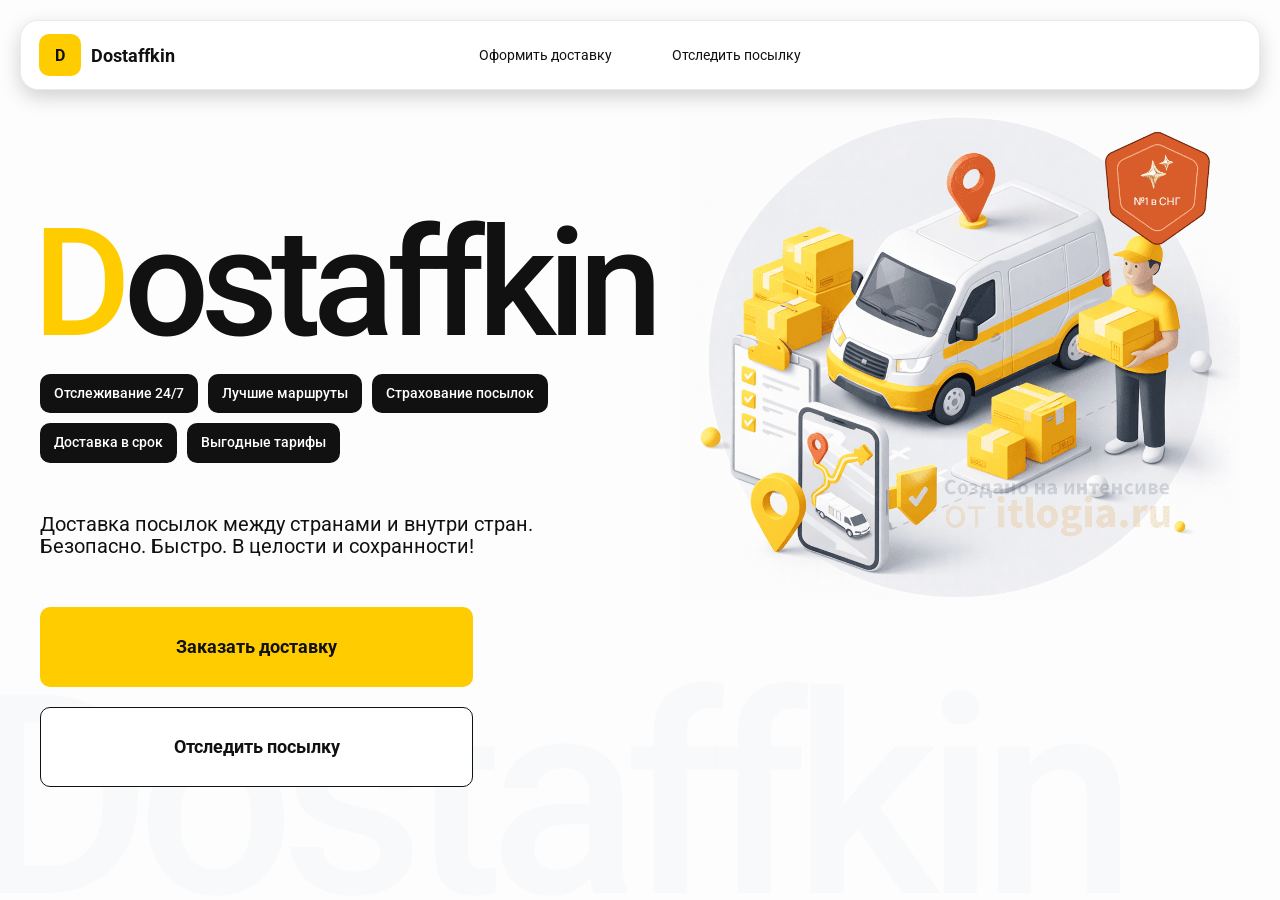
<file: index.html>
<!doctype html>
<html lang="ru">

<head>
    <meta charset="utf-8" />
    <meta name="viewport" content="width=device-width,initial-scale=1,maximum-scale=1,user-scalable=0" />

    <title>
        Dostaffkin — Доставка посылок между странами и внутри стран. Безопасно.
        Быстро. В целости и сохранности!
    </title>
    <link rel="stylesheet" href="styles/base.css" />
    <link rel="stylesheet" href="styles/base_adaptive.css" />
    <link rel="stylesheet" href="styles/index.css" />
    <link rel="stylesheet" href="styles/index_adaptive.css" />

</head>

<body>
    <div class="container">
        <header class="header">
            <a class="header-brand" href="#">
                <div class="header-logo">D</div>
                <div class="header-title">Dostaffkin</div>
            </a>
            <nav class="header-menu">
                <a class="header-link" href="./order.html">Оформить <span>доставку</span></a>
                <a class="header-link" href="./track.html">Отследить <span>посылку</span></a>
            </nav>
        </header>
        <main class="main">
            <section class="main-info">
                <div class="main-title">
                    <span>D</span>ostaffkin
                </div>
                <div class="main-features">
                    <div class="main-feature">Отслеживание 24/7</div>
                    <div class="main-feature">Лучшие маршруты</div>
                    <div class="main-feature">Страхование посылок</div>
                    <div class="main-feature">Доставка в срок</div>
                    <div class="main-feature">Выгодные тарифы</div>
                </div>
                <div class="main-description">
                    Доставка посылок между странами и внутри стран.
                    Безопасно. Быстро. В целости и сохранности!
                </div>
                <div class="main-actions">
                    <a class="button" type="button" href="./order.html">Заказать доставку</a>
                    <a class="button button-white" type="button" href="./track.html">Отследить посылку</a>
                </div>
                <div class="main-title-ghost">Dostaffkin</div>

            </section>
            <section class="main-image">
                <img src="images/main-image.png" alt="Main image" />
            </section>

        </main>

    </div>
</body>

</html>
</file>
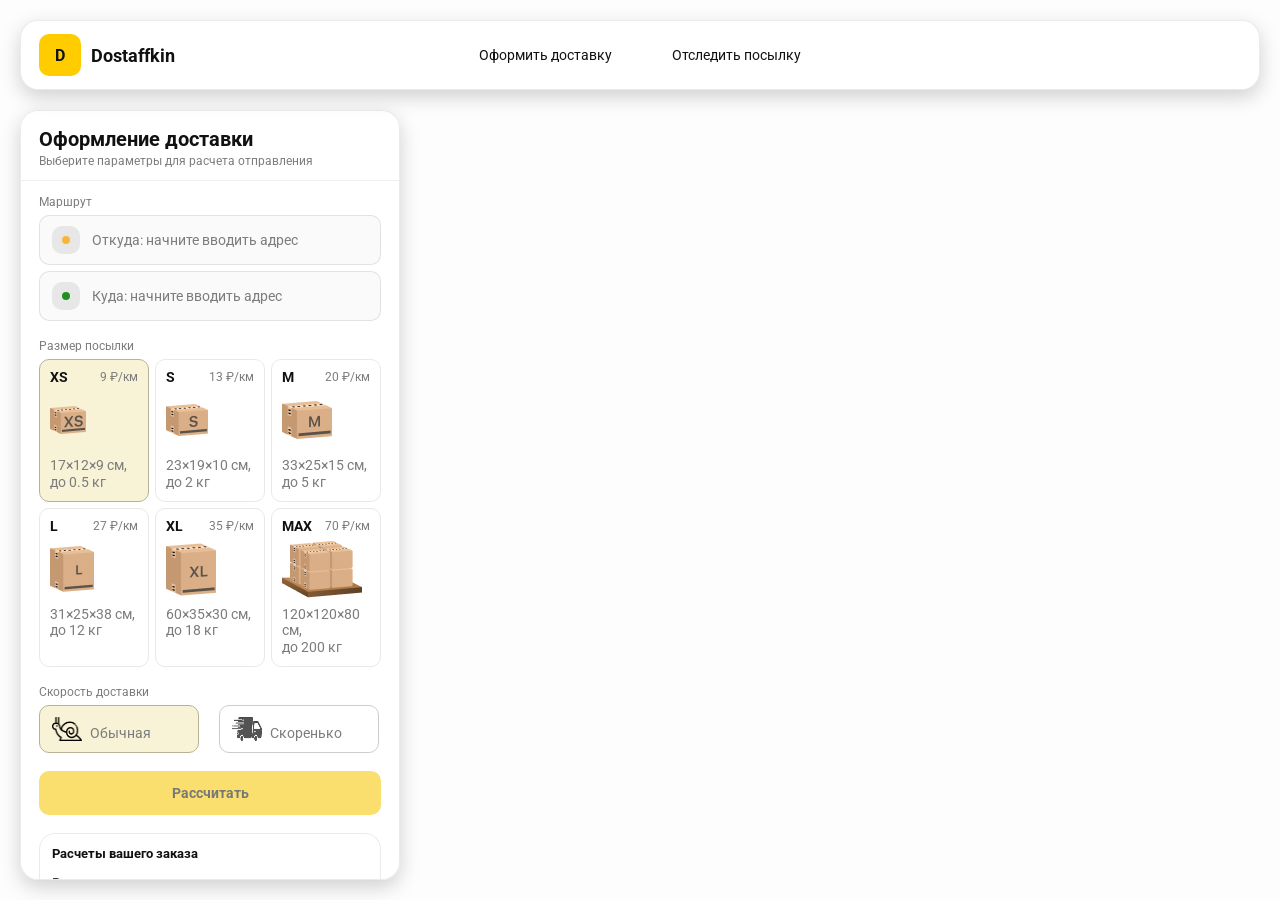
<file: order.html>
<!doctype html>
<html lang="ru">

<head>
    <meta charset="utf-8" />
    <meta name="viewport" content="width=device-width,initial-scale=1,maximum-scale=1,user-scalable=0" />
    <title>Оформление доставки</title>

    <link rel="stylesheet" href="styles/base.css" />
    <link rel="stylesheet" href="styles/base_adaptive.css" />

    <link rel="stylesheet" href="styles/order.css" />
    <link rel="stylesheet" href="styles/order_adaptive.css" />

<script src="https://api-maps.yandex.ru/2.1/?lang=ru_RU&apikey=91bb73a4-c46e-4376-a63e-a68f37e34ec1&suggest_apikey=17005002-cd86-4aeb-9563-f3d25a331cd8" type="text/javascript"></script>


</head>

<body>

    <div id="map"></div>
    <header class="header">
        <a class="header-brand" href="./index.html">
            <div class="header-logo">D</div>
            <div class="header-title">Dostaffkin</div>
        </a>
        <nav class="header-menu">
            <a class="header-link" href="#">Оформить <span>доставку</span></a>
            <a class="header-link" href="./track.html">Отследить <span>посылку</span></a>
        </nav>
    </header>

    <aside class="main" id="sidebar">
        <div class="main-header">
            <div class="main-title">Оформление доставки</div>
            <div class="main-text">Выберите параметры для расчета отправления</div>
        </div>

        <div class="main-content">
            <div class="main-route">
                <div class="main-block-title">Маршрут</div>
                <div class="main-fields">
                    <div class="main-field" id="fromField">
                        <div class="main-pin"></div>
                        <input id="from" placeholder="Откуда: начните вводить адрес" autocomplete="off" />
                        <div class="main-ac" id="fromAc" role="listbox" aria-label="Подсказки адресов"></div>
                    </div>

                    <div class="main-field" id="toField">
                        <div class="main-pin"></div>
                        <input id="to" placeholder="Куда: начните вводить адрес" autocomplete="off" />
                        <div class="main-ac" id="toAc" role="listbox" aria-label="Подсказки адресов"></div>
                    </div>
                </div>
            </div>


            <div class="main-package">
                <div class="main-block-title">Размер посылки</div>

                <div class="main-sizes">
                    <div class="main-size-card is-active" data-value="xs">
                        <div class="main-size-top">
                            <div class="main-size-label">XS</div>
                            <div class="main-size-rate">9 ₽/км</div>
                        </div>
                        <div class="main-size-media">
                            <img src="images/sizes/xs.png" alt="Короб XS" />
                        </div>
                        <div class="main-size-description">17×12×9 см,<br>до 0.5 кг</div>
                    </div>

                    <div class="main-size-card" data-value="s">
                        <div class="main-size-top">
                            <div class="main-size-label">S</div>
                            <div class="main-size-rate">13 ₽/км</div>
                        </div>
                        <div class="main-size-media">
                            <img src="images/sizes/s.png" alt="Короб S" />
                        </div>
                        <div class="main-size-description">23×19×10 см,<br>до 2 кг</div>
                    </div>

                    <div class="main-size-card" data-value="m">
                        <div class="main-size-top">
                            <div class="main-size-label">M</div>
                            <div class="main-size-rate">20 ₽/км</div>
                        </div>
                        <div class="main-size-media">
                            <img src="images/sizes/m.png" alt="Короб M" />
                        </div>
                        <div class="main-size-description">33×25×15 см,<br>до 5 кг</div>
                    </div>

                    <div class="main-size-card" data-value="l">
                        <div class="main-size-top">
                            <div class="main-size-label">L</div>
                            <div class="main-size-rate">27 ₽/км</div>
                        </div>
                        <div class="main-size-media">
                            <img src="images/sizes/l.png" alt="Короб L" />
                        </div>
                        <div class="main-size-description">31×25×38 см,<br>до 12 кг</div>
                    </div>

                    <div class="main-size-card" data-value="xl">
                        <div class="main-size-top">
                            <div class="main-size-label">XL</div>
                            <div class="main-size-rate">35 ₽/км</div>
                        </div>
                        <div class="main-size-media">
                            <img src="images/sizes/xl.png" alt="Короб XL" />
                        </div>
                        <div class="main-size-description">60×35×30 см,<br>до 18 кг</div>
                    </div>

                    <div class="main-size-card" data-value="max">
                        <div class="main-size-top">
                            <div class="main-size-label">MAX</div>
                            <div class="main-size-rate">70 ₽/км</div>
                        </div>
                        <div class="main-size-media main-size-media-palleta">
                            <img src="images/sizes/max.png" alt="Паллета" />
                        </div>
                        <div class="main-size-description">120×120×80 см,<br>до 200 кг</div>
                    </div>
                </div>
            </div>



            <div class="main-package">
                <div class="main-block-title">Скорость доставки</div>

                <div class="main-vel">
                    <div class="main-vel-card is-active" data-value="vel01">
                        <img src="images/vel0.png" alt="улитка" />
                        <div class="main-size-description">Обычная</div>
                    </div>

                    <div class="main-vel-card" data-value="vel02">
                        <img src="images/vel1.png" alt="летим" />
                        <div class="main-size-description">Скоренько</div>
                    </div>
                </div>





            </div>

























            <div class="main-calculate-block">
                <button id="calc" class="button calculate-button" type="button" disabled>Рассчитать</button>
            </div>

            <div class="main-result" id="result">
                <div class="main-result-title">Расчеты вашего заказа</div>
                <div class="main-result-lines">
                    <div class="main-result-line"><span>Расстояние</span><span id="distanceValue">—</span></div>
                    <div class="main-result-line"><span>Доставим через</span><span id="durationValue">—</span></div>
                    <div class="main-result-line"><span>Тариф</span><span id="rateValue">—</span></div>
                </div>
                <div class="main-price">
                    <div class="main-price-label">Итого</div>
                    <div class="main-price-value" id="totalValue">—</div>
                </div>
            </div>

            <div class="main-order-box">
                <div class="main-order-form" id="orderForm">
                    <div class="main-order-title">Оформление доставки</div>
                    <div class="main-block-info-row">
                        <div class="main-block-title">Контакты</div>
                        <div class="order-fields">
                            <div class="main-field">
                                <input id="customerName" placeholder="Ваше имя" autocomplete="off" />
                            </div>
                            <div class="main-field">
                                <input id="customerPhone" placeholder="Ваш телефон" autocomplete="off"
                                    inputmode="tel" />
                            </div>
                        </div>
                    </div>
                    <div class="main-block-info-row extra-info">
                        <div class="main-block-title">Дополнительная информация</div>
                        <div class="main-field textarea">
                            <textarea id="comment" placeholder="Детали доставки и комментарии"></textarea>
                        </div>
                    </div>
                    <button id="submit" class="button main-submit-request" type="button" disabled>Отправить
                        заявку
                    </button>
                </div>

                <div class="main-order-success" id="orderSuccess">
                    <div class="main-success-icon">✓</div>
                    <div class="main-success-title">Заявка отправлена!</div>
                    <div class="main-success-title">Номер отправления – <span id="orderId"></span></div>
                    <div class="main-success-subtitle">Мы скоро свяжемся с вами</div>
                </div>
            </div>







        </div>





    </aside>


<script src="scripts/order.js"></script>

</body>

</html>
</file>
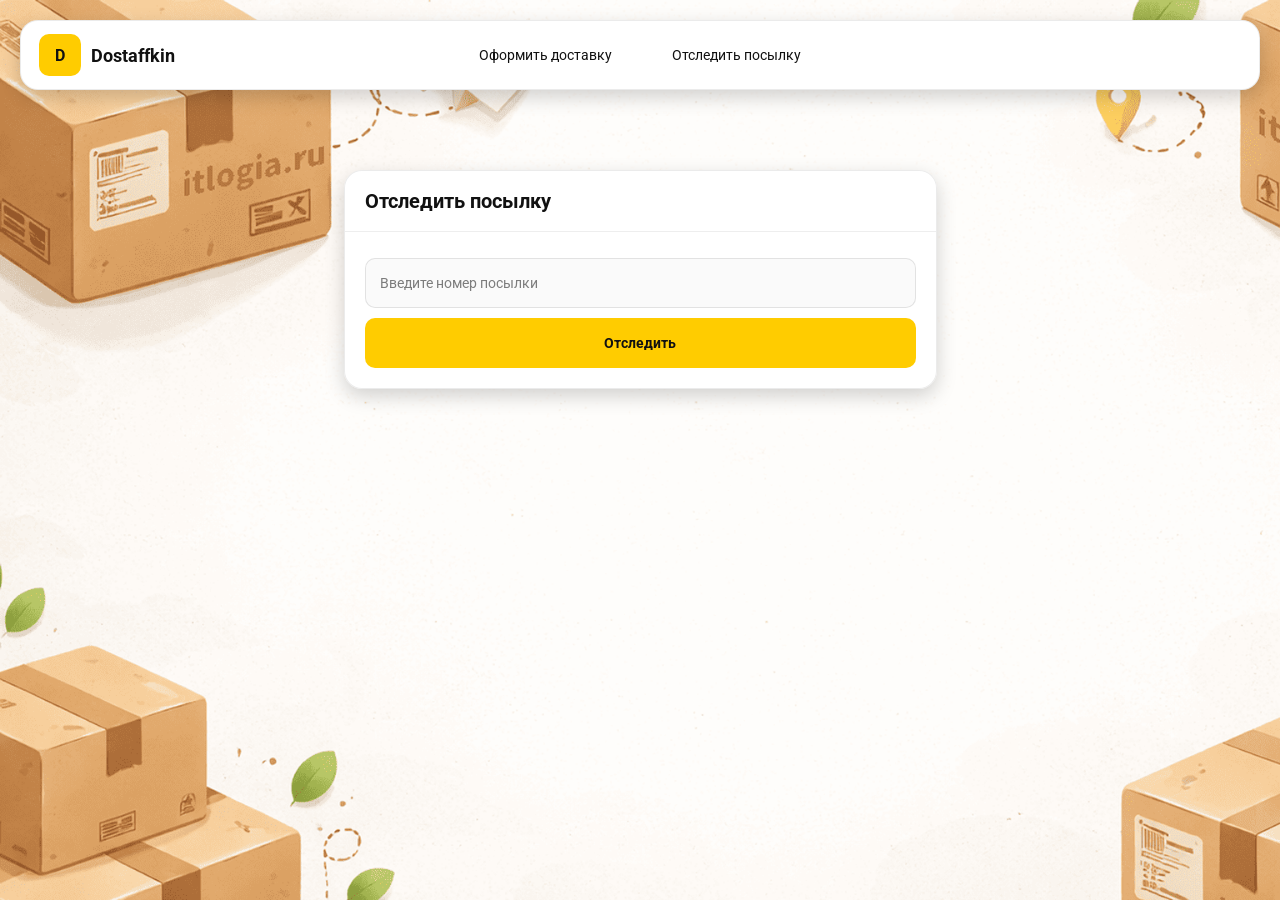
<file: track.html>
<!doctype html>
<html lang="ru">

<head>
    <meta charset="utf-8" />
    <meta name="viewport" content="width=device-width,initial-scale=1,maximum-scale=1,user-scalable=0" />
    <title>Отследить посылку</title>
    <link rel="stylesheet" href="styles/base.css" />
    <link rel="stylesheet" href="styles/base_adaptive.css" />

    <link rel="stylesheet" href="styles/track.css" />
    <link rel="stylesheet" href="styles/track_adaptive.css" />
</head>

<body>

    <div class="container">
        <header class="header">
            <a class="header-brand" href="./index.html">
                <div class="header-logo">D</div>
                <div class="header-title">Dostaffkin</div>
            </a>
            <nav class="header-menu">
                <a class="header-link" href="./order.html">Оформить <span>доставку</span></a>
                <a class="header-link" href="#">Отследить <span>посылку</span></a>
            </nav>
        </header>

        <main class="track-content">
            <section class="track-card track-search">
                <div class="track-title">Отследить посылку</div>
                <div class="track-action">
                    <div class="main-field track-field">
                        <input id="trackNumber" placeholder="Введите номер посылки" autocomplete="off" />
                    </div>
                    <button id="trackButton" class="button track-button" type="button">Отследить</button>
                </div>
            </section>

            <section class="track-card track-result" id="trackResult">
                <div class="track-result-header">
                    <div class="track-id" id="trackIdValue"></div>
                    <div class="track-routes">
                        <div class="track-route">
                            <div class="track-route-pin">
                                <svg xmlns="http://www.w3.org/2000/svg" fill="none" viewBox="0 0 24 24"
                                    stroke-width="1.5" stroke="orange" class="size-6">
                                    <path stroke-linecap="round" stroke-linejoin="round"
                                        d="M15 10.5a3 3 0 1 1-6 0 3 3 0 0 1 6 0Z" />
                                    <path stroke-linecap="round" stroke-linejoin="round"
                                        d="M19.5 10.5c0 7.142-7.5 11.25-7.5 11.25S4.5 17.642 4.5 10.5a7.5 7.5 0 1 1 15 0Z" />
                                </svg>
                            </div>
                            <div class="track-route-address" id="trackFromValue">
                                Откуда: Москва, улица Арбат, 1
                            </div>
                        </div>
                        <div class="track-route track-route-arrow">
                            <svg xmlns="http://www.w3.org/2000/svg" fill="none" viewBox="0 0 24 24" stroke-width="1.5"
                                stroke="currentColor" class="size-6">
                                <path stroke-linecap="round" stroke-linejoin="round"
                                    d="M19.5 13.5 12 21m0 0-7.5-7.5M12 21V3" />
                            </svg>
                        </div>
                        <div class="track-route">
                            <div class="track-route-pin">
                                <svg xmlns="http://www.w3.org/2000/svg" fill="none" viewBox="0 0 24 24"
                                    stroke-width="1.5" stroke="green" class="size-6">
                                    <path stroke-linecap="round" stroke-linejoin="round"
                                        d="M15 10.5a3 3 0 1 1-6 0 3 3 0 0 1 6 0Z" />
                                    <path stroke-linecap="round" stroke-linejoin="round"
                                        d="M19.5 10.5c0 7.142-7.5 11.25-7.5 11.25S4.5 17.642 4.5 10.5a7.5 7.5 0 1 1 15 0Z" />
                                </svg>
                            </div>
                            <div class="track-route-address" id="trackToValue">
                                Куда: Минск, проспект Независимости, 58
                            </div>
                        </div>
                    </div>
                </div>
                <div class="track-info">
                    <div class="track-status-title">Статус данной посылки:</div>
                    <div class="track-status-list" id="trackStatusList">


                        

                    </div>
                </div>
            </section>

        </main>





    </div>
<script src="scripts/track.js"></script>
</body>

</html>
</file>
<file: styles/base.css>
*, *::before, *::after {
    box-sizing: border-box;
}

@font-face {
    font-family: "Roboto";
    src: url("../fonts/Roboto-Regular.ttf");
    font-weight: normal;
}

@font-face {
    font-family: "Roboto";
    src: url("../fonts/Roboto-Bold.ttf");
    font-weight: bold;
}

@font-face {
    font-family: "Roboto";
    src: url("../fonts/Roboto-Medium.ttf");
    font-weight: 500;
}

html, body {
    margin: 0;
    color: #111111;
    font-family: "Roboto", sans-serif;
}

body {
    background: #FDFDFD;
}

.header {
    border-radius: 18px;
    box-shadow: 0 7px 20px 0 #0000002E;
    backdrop-filter: blur(10px);
    background: #ffffff;
    left: 20px;
    border: 1px solid rgba(0, 0, 0, 0.08);
    position: fixed;
    right: 20px;
    top: 20px;
    padding: 14px 18px;
    height: 70px;
    display: flex;
    align-items: center;
    z-index: 6;
}

.header-brand {
    display: flex;
    align-items: center;
    text-decoration: none;
    gap: 10px;
}

.header-logo {
    width: 42px;
    height: 42px;
    border-radius: 10px;
    background: #FFCC00;
    display: grid;
    place-items: center;
    font-weight: bold;
    color: #111;
}

.header-title {
    font-size: 18px;
    font-weight: bold;
    color: #111111;
    text-decoration: none;
}

.header-menu {
    display: flex;
    align-items: center;
    gap: 60px;
    margin: 0;
    position: absolute;
    left: 50%;
    transform: translateX(-50%);
}

.header-link {
    font-size: 14px;
    color: #111111;
    text-decoration: none;
}

.button {
    border: 0;
    outline: none;
    height: 44px;
    border-radius: 10px;
    font-size: 14px;
    font-weight: bold;
    cursor: pointer;
    font-family: inherit;
    transition: transform .08s ease, opacity .12s ease;
    background: #ffcc00;
    color: #111111;
    text-align: center;
    text-decoration: none;
}

.button:hover {
    background-color: #E5BC19;
}

.button:disabled {
    cursor: not-allowed;
    background-color: #FADE6E;
    color: #787878;
    transform: none;
}

.button.button-white {
    background: #ffffff;
    border: 1px solid #111111;
}

.button.button-white:hover {
    background: rgb(241 241 241);
}

.main-field {
    display: flex;
    align-items: center;
    margin-top: 6px;
    gap: 10px;
    border: 1px solid #1111111A;
    background: #FAFAFA;
    border-radius: 10px;
    padding: 10px 12px;
    position: relative;
    box-sizing: border-box;
    height: 50px;
}

.main-field.textarea {
    height: auto;
}

.main-pin {
    width: 28px;
    height: 28px;
    border-radius: 10px;
    background: rgba(17, 17, 17, 0.08);
    display: grid;
    place-items: center;
    flex: 0 0 auto;
    position: relative;
}

.main-pin::before {
    content: "";
    width: 8px;
    height: 8px;
    border-radius: 999px;
    background: orange;
    opacity: .75;
    display: block;
}

.main-field:last-child .main-pin::before {
    background: green;
    opacity: .85;
}

input, textarea {
    width: 100%;
    border: 0;
    outline: none;
    background: transparent;
    font-size: 14px;
    color: #111111;
    font-family: inherit;
}

textarea {
    resize: vertical;
    min-height: 72px;
    padding: 2px 0;
}

input::placeholder, textarea::placeholder {
    color: #7C7C7C;
}

.main-field:focus-within {
    border-color: rgba(0, 0, 0, 0.20);
    box-shadow: 0 0 0 4px rgba(255, 204, 0, 0.35);
    background: rgba(255, 255, 255, 0.75);
}
</file>
<file: styles/base_adaptive.css>
@media (max-width: 767px) {
    .header {
        left: 10px;
        right: 10px;
        top: 10px;
    }

    .header-link span {
        display: none;
    }

    .header-menu {
        gap: 20px;
        justify-content: flex-start;
        margin: 0 0 0 30px;
        position: static;
        transform: none;
    }
}

@media (max-width: 420px) {
    .header-title {
        display: none;
    }
}

@media (max-width: 374px) {
    .header-menu {
        gap: 10px;
        margin: 0 0 0 10px;
    }
}
</file>
<file: styles/index.css>
.container {
    overflow: hidden;
    min-height: 100vh;
}

.main {
    padding: 111px 40px 40px;
    position: relative;
    display: flex;
}

.main-info {
    max-width: 840px;
    width: 100%;
    position: relative;
}

.main-title {
    margin-top: 98px;
    font-weight: 500;
    font-size: 200px;
    line-height: 1;
    letter-spacing: -0.05em;
    color: #111111;
    left: -15px;
    position: relative;
}

.main-title span {
    color: #ffcc00;
}

.main-features {
    margin-top: 15px;
    display: flex;
    flex-wrap: wrap;
    gap: 10px;
}

.main-feature {
    background: #111111;
    color: #ffffff;
    padding: 12px 14px;
    font-weight: 500;
    font-size: 14px;
    line-height: 1.1;
    border-radius: 10px;
}

.main-description {
    margin-top: 50px;
    max-width: 500px;
    font-size: 20px;
    line-height: 1.1;
    color: #111111;
}

.main-actions {
    margin-top: 50px;
    display: flex;
    flex-direction: column;
    gap: 20px;
}

.main-actions .button {
    height: 80px;
    width: 433px;
    font-size: 18px;
    font-weight: bold;
    place-items: center;
    display: grid;
}

.main-title-ghost {
    position: absolute;
    z-index: -1;
    left: -70px;
    bottom: -150px;
    font-weight: 500;
    font-size: 278px;
    line-height: 1;
    letter-spacing: -0.05em;
    color: #ECEDF04D;
}

.main-image {
    width: 1024px;
    top: 100px;
    z-index: -2;
}

.main-image img {
    width: 100%;
    max-width: 1024px;
    height: auto;
    display: block;
}

.main-image {
    width: 1024px;
    top: 100px;
    z-index: -2;
}

.main-image img {
    width: 100%;
    max-width: 1024px;
    height: auto;
    display: block;
}
</file>
<file: styles/index_adaptive.css>
@media (max-width: 1760px) {
    .main-title {
        font-size: 150px;
        left: -7px;
    }

    .main-info {
        max-width: 640px;
    }
}

@media (max-width: 1200px) {
    .main-info {
        max-width: 540px;
    }

    .main {
        padding: 111px 20px 20px;
    }

    .main-title {
        font-size: 120px;
        left: -4px;
    }

    .main-title-ghost {
        font-size: 220px;
    }
}

@media (max-width: 1024px) {
    .main-title {
        margin-top: 30px;
    }

    .main {
        flex-direction: column-reverse;
    }

    .main-image {
        max-width: 350px;
        position: absolute;
        left: 370px;
        top: 370px;
    }

    .main-info {
        max-width: 100%;
    }

    .main-actions {
        gap: 10px;
    }

    .main-actions .button {
        height: 50px;
        font-size: 14px;
        width: auto;
        max-width: 300px;
    }

    .main-description {
        max-width: 350px;
    }
}

@media (max-width: 570px) {
    .main-title {
        font-size: 88px;
    }

    .main-description {
        max-width: 100%
    }

    .main-actions {
       width: 100%;
    }

    .main-actions .button {
        width: 100%;
        max-width: 100%
    }

    .main-image {
        max-width: 650px;
        position: absolute;
        left: 170px;
        top: 70px;
        opacity: 0.2;
    }
}

@media (max-width: 400px) {
    .main-title {
        font-size: 70px;
    }
}
</file>
<file: styles/order.css>
#map {
   
    position: fixed;
    inset: 0;
}

.main {
    border-radius: 18px;
    box-shadow: 0 7px 20px 0 #0000002E;
    backdrop-filter: blur(10px);
    background: rgba(255, 255, 255, 0.96);
    left: 20px;
    border: 1px solid rgba(0, 0, 0, 0.08);
    position: fixed;
    top: 110px;
    bottom: 20px;
    width: 380px;
    display: flex;
    flex-direction: column;
    overflow: hidden;
    z-index: 5;
}

.main-header {
    padding: 18px 18px 12px 18px;
    border-bottom: 1px solid rgba(0, 0, 0, 0.06);
    display: flex;
    flex-direction: column;
}

.main-title {
    font-size: 20px;
    line-height: 100%;
    font-weight: bold;
}

.main-text {
    font-size: 12px;
    margin-top: 5px;
    color: #7C7C7C;
}

.main-content {
    padding: 14px 18px 18px 18px;
    overflow: auto;
    scrollbar-width: none;
    display: flex;
    flex-direction: column;
    gap: 18px;
    flex: 1;
}

.main-block-title {
    font-size: 12px;
    color: #7C7C7C;
}

.main-route .main-block-title,
.main-package .main-block-title {
    margin-bottom: 6px;
}

.main-sizes {
    display: grid;
    gap: 6px;
    grid-template-columns: repeat(3, 1fr);
}

.main-size-card {
    border: 1px solid #E8E8E7;
    background: #FFFFFF;
    border-radius: 10px;
    padding: 10px;
    cursor: pointer;
    user-select: none;
    transition: transform .08s ease, border-color .12s ease, background .12s ease;
    min-height: 139px;
}

.main-size-card:hover {
    transform: translateY(-1px);
}

.main-size-card.is-active {
    background-color: #F8F2D6;
    border-color: #B7B196;
}

.main-size-top {
    display: flex;
    align-items: center;
    justify-content: space-between;
}

.main-size-label {
    font-weight: bold;
    font-size: 14px;
    color: #111111;
    line-height: 100%;
}

.main-size-rate {
    font-size: 12px;
    color: #7C7C7C;
    line-height: 100%;
}

.main-size-media {
    margin-top: 8px;
    height: 57px;
}

.main-size-description {
    margin-top: 8px;
    font-size: 12px;
    color: #7C7C7C;
    line-height: 1.2;
}

.calculate-button {
    width: 100%;
}

.main-result {
    border: 1px solid rgba(0, 0, 0, 0.08);
    background: rgba(255, 255, 255, 0.75);
    border-radius: 16px;
    padding: 12px;
    line-height: 1.25;
}

.main-result-title {
    font-weight: bold;
    font-size: 13px;
    color: #111111;
    margin-bottom: 13px;
}

.main-result-lines {
    gap: 8px;
    display: flex;
    flex-direction: column;
}

.main-result-line {
    font-size: 13px;
    color: rgba(17, 17, 17, 0.85);
    display: flex;
    justify-content: space-between;
}

.main-price {
    margin-top: 18px;
    padding-top: 10px;
    border-top: 1px dashed rgba(0, 0, 0, 0.12);
    display: flex;
    align-items: baseline;
    justify-content: space-between;
}

.main-price-label {
    font-size: 12px;
    color: rgba(17, 17, 17, 0.55);
}

.main-price-value {
    font-size: 20px;
    font-weight: bold;
    color: #111111;
    letter-spacing: -0.3px;
}

.main-order-box {
    background: #ffffff;
    border: 1px solid #E8E8E7;
    border-radius: 10px;
    padding: 12px;
}

.main-order-title {
    margin-bottom: 8px;
    font-weight: bold;
    font-size: 14px;
    color: #111111;
}

.main-block-info {
    display: flex;
    flex-direction: column;
    gap: 6px;
}

.order-fields {
    display: grid;
    grid-template-columns: 1fr 1fr;
    column-gap: 10px;
    margin-top: 6px;
}

.main-block-info-row.extra-info {
    display: block;
    margin-top: 13px;
}

.main-submit-request {
    width: 100%;
    margin-top: 6px;
}

.main-order-success {
    display: none;
    text-align: center;
    padding: 22px 12px;
    gap: 12px;
}

.main-order-success.is-visible {
    display: flex;
    flex-direction: column;
    align-items: center;
}

.main-success-icon {
    width: 56px;
    height: 56px;
    border-radius: 50%;
    background: #16a34a;
    color: #ffffff;
    display: grid;
    place-items: center;
    font-size: 30px;
}

.main-success-title {
    font-size: 14px;
    font-weight: bold;
    color: #111111;
}

.main-success-subtitle {
    font-size: 12px;
    color: rgba(17, 17, 17, 0.55);
    line-height: 1.3;
}


.main-vel {
  display: flex;
  gap: 20px;            /* расстояние между кнопками */
}

.main-vel-card {
  display: flex;
  align-items: center;
  gap: 8px;
  padding: 8px 12px;
  min-width: 160px;    /* общий размер, подгони под макет */
  height: 48px;
  border: 1px solid #ccc;
  background: #fff;
  cursor: pointer;
  border-radius: 10px;
  transition: 0.2s;
}

.main-vel-card img {
  display: block;
  width: 30px;
  height: 24px;
}

.main-size-description {
  font-size: 14px;
}

.main-vel-card.is-active {
  background-color: #F8F2D6;
  border-color: #B7B196;
}

.main-vel-card {
  display: flex;
  align-items: center;
  gap: 8px;
  padding: 8px 12px;
  min-width: 160px;
  height: 48px;
  border: 1px solid #ccc;
  background: #fff;
  cursor: pointer;
  border-radius: 10px;
  transition:
    background-color 0.2s ease,
    border-color 0.2s ease,
    transform 0.15s ease,
    box-shadow 0.15s ease;
}

/* эффект при наведении */
.main-vel-card:hover {
  transform: translateY(-1px);
  box-shadow: 0 2px 6px rgba(0, 0, 0, 0.12);
}

/* активная кнопка */
.main-vel-card.is-active {
  background-color: #f8f2d6;
  border-color: #b7b196;
}

/* активная + hover (чуть сильнее) */
.main-vel-card.is-active:hover {
  transform: translateY(-3px);
  box-shadow: 0 3px 8px rgba(0, 0, 0, 0.16);
}
</file>
<file: styles/order_adaptive.css>
@media (max-width: 767px) {
    .main {
        left: 10px;
        right: 10px;
        top: 50%;
        bottom: 12px;
        width: auto;
        max-width: none;
    }
}

@media (max-width: 420px) {
    .main-sizes {
        grid-template-columns: repeat(2, 1fr);
    }
}
</file>
<file: styles/track.css>
.container {
    background: #F4F4F4 url("../images/track-bg.png");
    background-size: cover;
    min-height: 100vh;
    padding: 170px 0 50px 0;
}

.track-content {
    width: 593px;
    margin: 0 auto;
}

.track-card {
    width: 100%;
    border-radius: 18px;
    box-shadow: 0 7px 20px 0 #0000002E;
    backdrop-filter: blur(10px);
    background: rgba(255, 255, 255, 0.96);
    border: 1px solid rgba(0, 0, 0, 0.08);
}

.track-title {
    font-size: 20px;
    line-height: 100%;
    font-weight: bold;
    border-bottom: 1px solid #EEEEEE;
    padding: 20px;
}

.track-action {
    padding: 20px;
}

.track-button {
    width: 100%;
    height: 50px;
}

.track-field {
    margin-bottom: 10px;
}

.track-result {
    margin-top: 5px;
    display: none;
}

.track-result.is-visible {
    display: block;
}

.track-result-header {
    font-weight: bold;
    font-size: 14px;
    color: #111111;
    padding: 20px;
    border-bottom: 1px solid #EEEEEE;
}

.track-id {
    margin-bottom: 12px;
    font-size: 20px;
}

.track-routes {
    display: flex;
    flex-direction: column;
    gap: 10px;
    font-weight: normal;
}

.track-route {
    display: flex;
    align-items: center;
    gap: 10px;
}

.track-route-pin {
    width: 24px;
    height: 24px;
    flex-shrink: 0;
}

.track-route-arrow {
    padding: 15px 0;
    width: 24px;
    height: 24px;
}

.track-info {
    padding: 20px;
}

.track-status {
    display: flex;
    align-items: center;
    font-size: 12px;
    gap: 10px;
}

.track-status-title {
    font-size: 14px;
    color: #111111;
    margin-bottom: 20px;
}

.track-status-list {
    display: flex;
    flex-direction: column;
    gap: 15px;
}

.track-status-icon {
    width: 40px;
    height: 40px;
    border-radius: 50%;
    background: rgba(17, 17, 17, 0.08);
    display: grid;
    place-items: center;
    flex: 0 0 auto;
}

.track-status.created .track-status-icon {
    background-color: #F1CB00;
}

.track-status.in-way .track-status-icon {
    background-color: #F08A11;
}

.track-status.ready .track-status-icon {
    background-color: #A35D0A;
}

.track-status.done .track-status-icon {
    background-color: #37C93B;
}

.track-status-text {
    display: flex;
    align-items: center;
    justify-content: space-between;
    color: #111111;
    font-size: 12px;
    flex: 1;
}

.track-status-date {
    color: rgba(17, 17, 17, 0.55);
}
</file>
<file: styles/track_adaptive.css>
@media (max-width: 767px) {
    .container {
        padding: 130px 0 50px 0;
    }

    .track-content {
        width: 100%;
        padding-left: 10px;
        padding-right: 10px;
    }

    .track-result-header {
        padding: 20px;
    }
}
</file>
